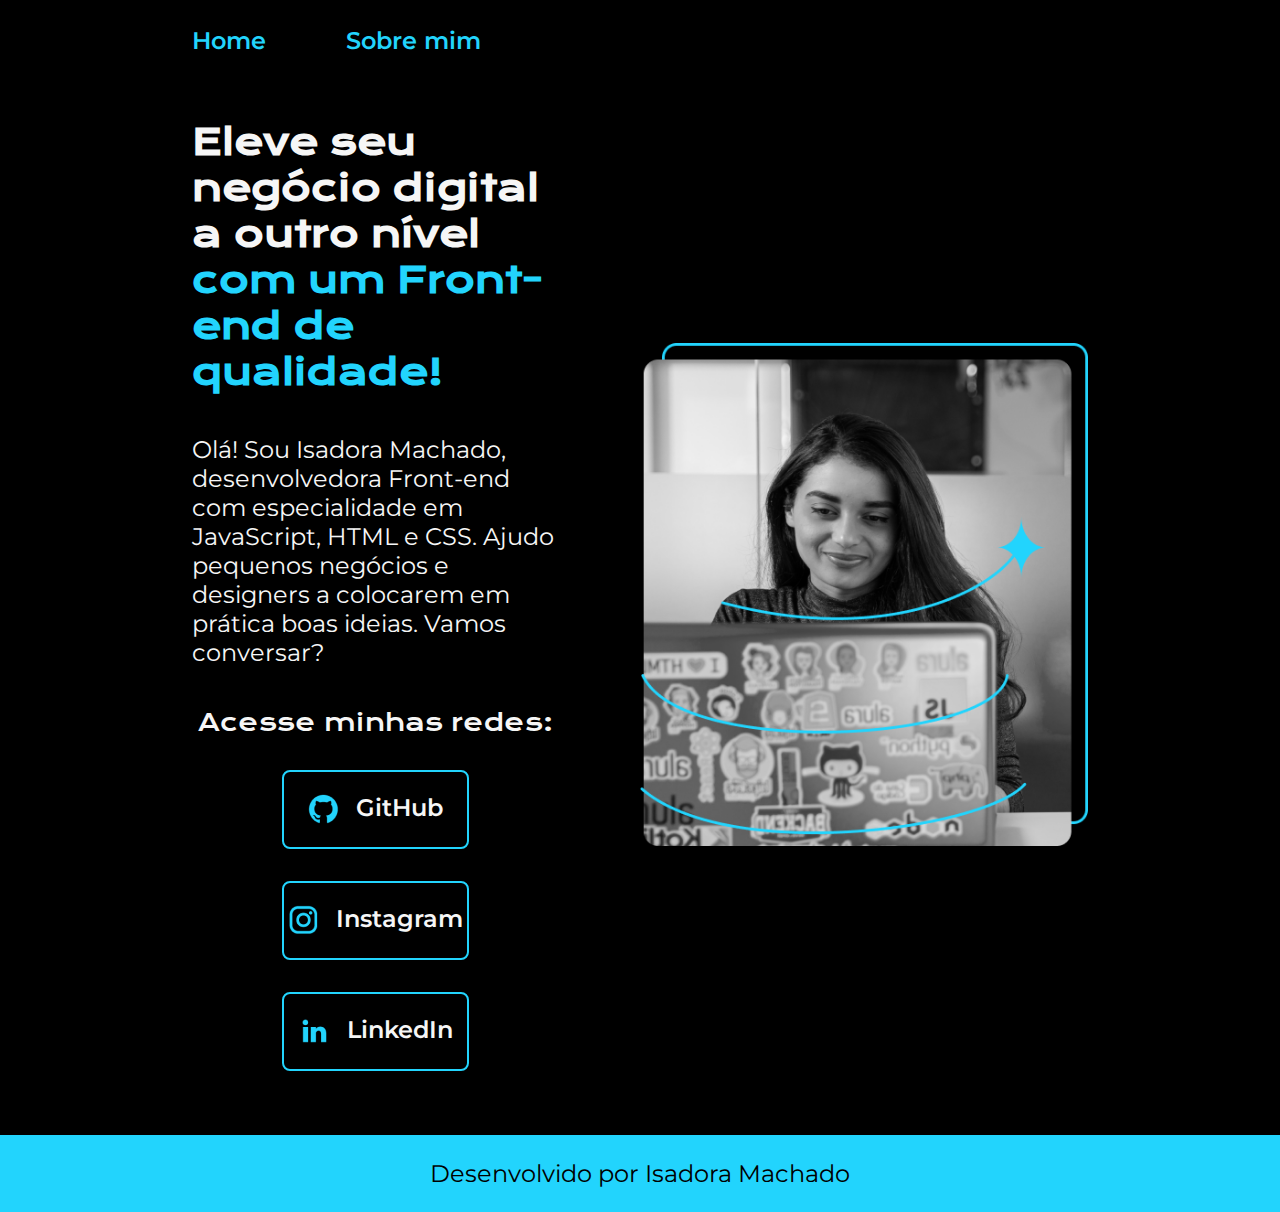
<file: index.html>
<!DOCTYPE html>
<html lang="pt-br">
<head>
    <meta charset="UTF-8">
    <meta http-equiv="X-UA-Compatible" content="IE=edge">
    <meta name="viewport" content="width=device-width, initial-scale=1.0">
    <title>Portifólio Isadora Machado</title>
    <link rel="stylesheet" href="./styles/style.css">
</head>
<body>
   <header class="cabecalho">
        <nav class="cabecalho__menu">
            <a class="cabecalho__menu__link" href="index.html">Home</a>
            <a class="cabecalho__menu__link" href="about.html">Sobre mim</a>
        </nav>
   </header>
   <main class="apresentacao">
        <section class="apresentacao__conteudo">
            <h1 class="apresentacao__conteudo__titulo">Eleve seu negócio digital a outro nível <strong class="titulo-destaque"> com um Front-end de qualidade!</strong></h1>
            <p class="apresentacao__conteudo__texto">Olá! Sou Isadora Machado, desenvolvedora Front-end com especialidade em JavaScript, HTML e CSS. Ajudo pequenos negócios e designers a colocarem em prática boas ideias. Vamos conversar?</p>
            <div class="apresentacao__links">
                <h2 class="apresentacao__links__subtitulo">Acesse minhas redes:</h2>
                <a class="apresentacao__links__navegacao" href="https://github.com/Isa-MachadoS">
                    <img src="./assets/github.png" alt="">
                    GitHub
                </a>
                <a class="apresentacao__links__navegacao" href="https://instagram.com/isa.machados/">
                    <img src="./assets/instagram.png" alt="">
                    Instagram
                </a>
                <a class="apresentacao__links__navegacao" href="https://www.linkedin.com/in/isadora-machados/">
                    <img src="./assets/linkedin.png" alt="">
                    LinkedIn
                </a>
            </div>
        </section>
        <img class="apresentacao__imagem" src="./assets/Imagem.png" alt="Foto da Joana Santos programando">
   </main>
   <footer class="rodape">
        <p>Desenvolvido por Isadora Machado</p>
   </footer>
</body>
</html>
</file>
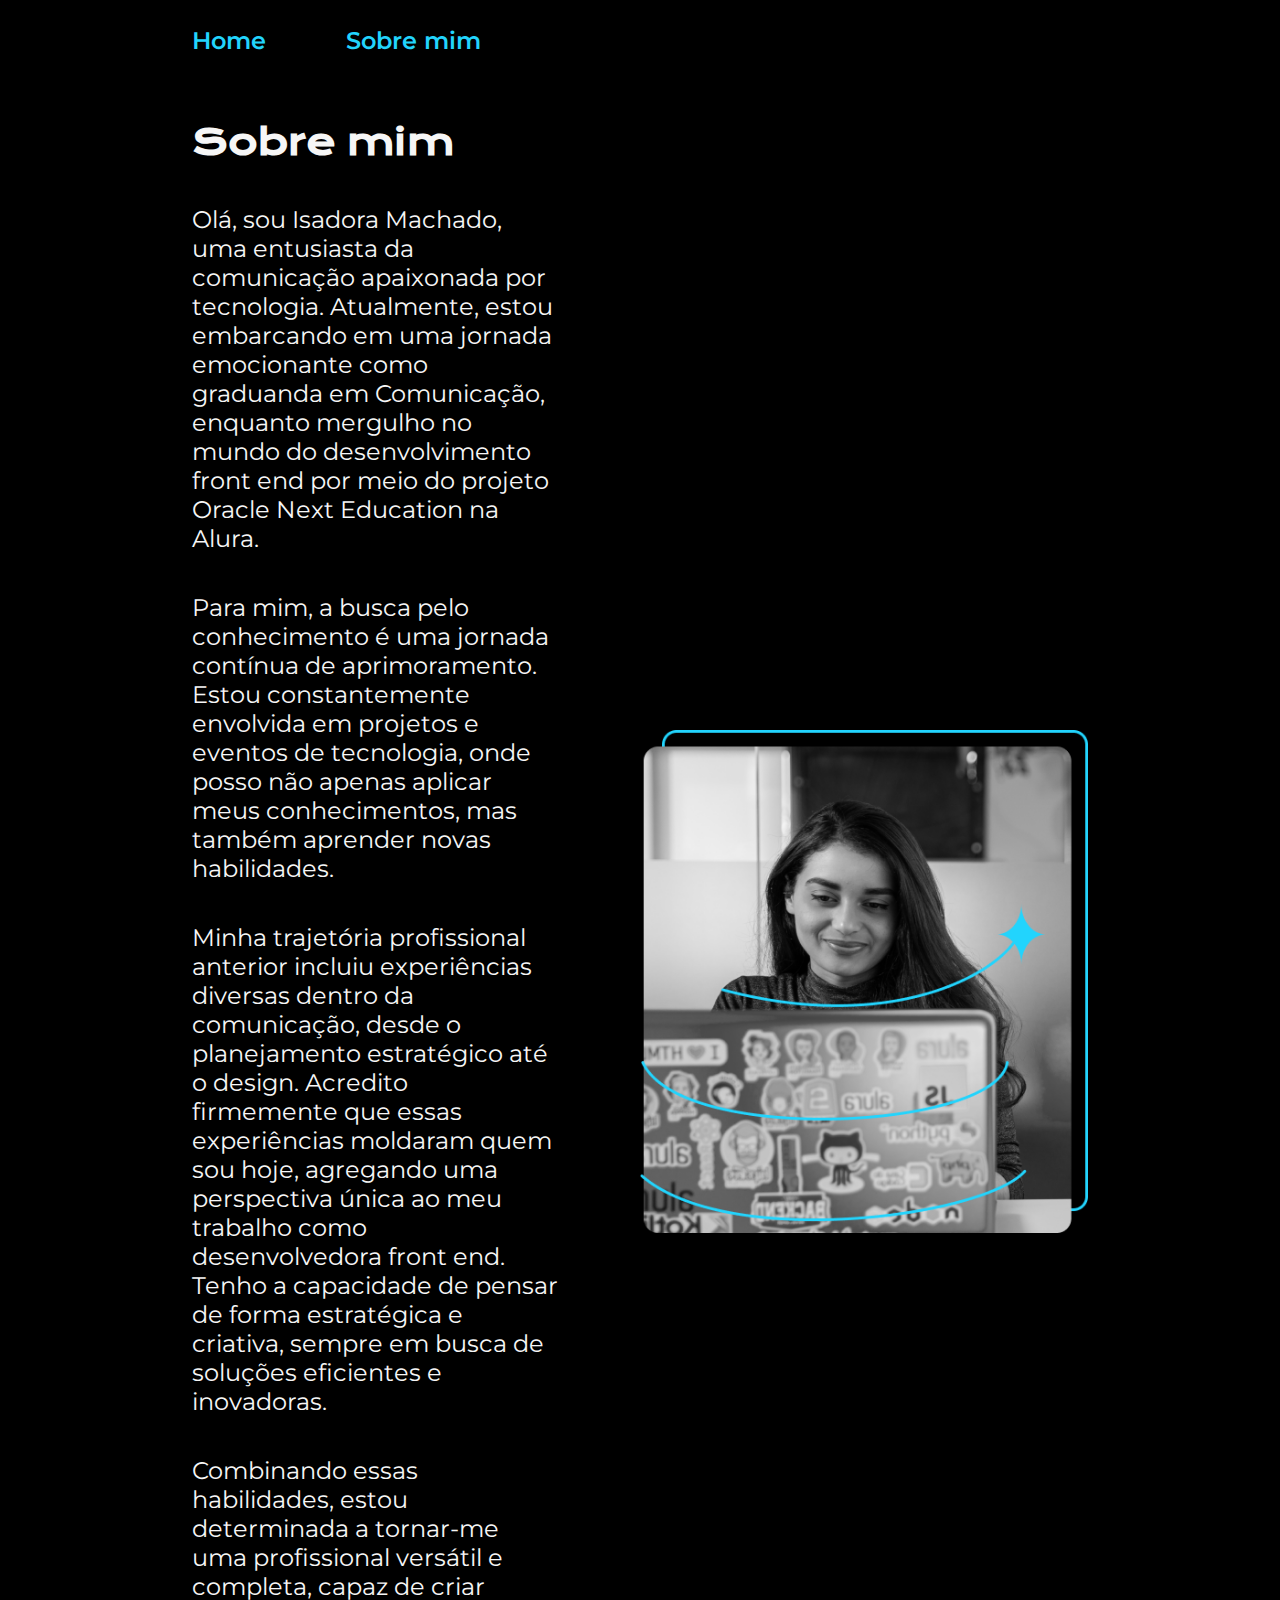
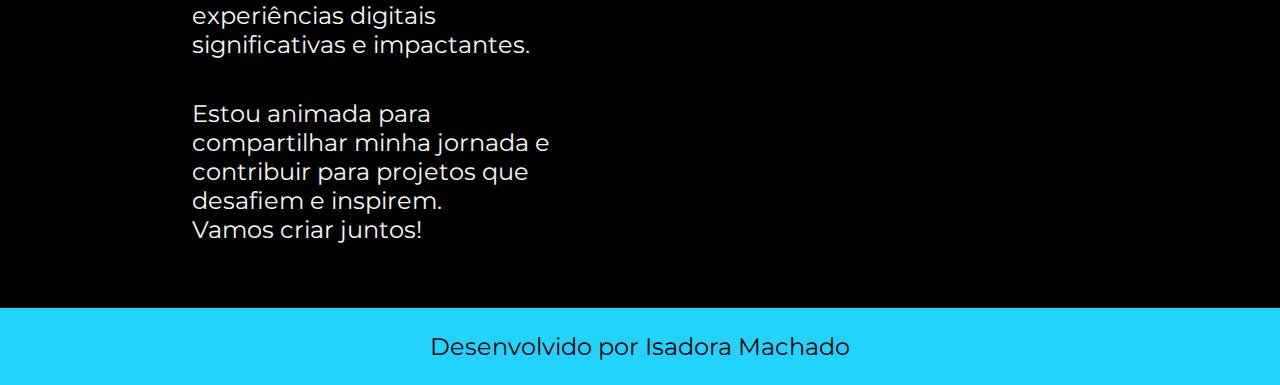
<file: about.html>
<!DOCTYPE html>
<html lang="pt-br">
<head>
    <meta charset="UTF-8">
    <meta name="viewport" content="width=device-width, initial-scale=1.0">
    <title>Sobre mim</title>
    <link rel="stylesheet" href="./styles/style.css">
</head>
<body>
    <header class="cabecalho">
        <nav class="cabecalho__menu">
            <a class="cabecalho__menu__link" href="index.html">Home</a>
            <a class="cabecalho__menu__link" href="about.html">Sobre mim</a>
        </nav>
    </header>

    <main class="apresentacao">
        <section class="apresentacao__conteudo">
            <h1 class="apresentacao__conteudo__titulo">Sobre mim</h1>
            <p class="apresentacao__conteudo__texto">Olá, sou Isadora Machado, uma entusiasta da comunicação apaixonada por tecnologia. Atualmente, estou embarcando em uma jornada emocionante como graduanda em Comunicação, enquanto mergulho no mundo do desenvolvimento front end por meio do projeto Oracle Next Education na Alura.
</p>
            <p class="apresentacao__conteudo__texto">Para mim, a busca pelo conhecimento é uma jornada contínua de aprimoramento. Estou constantemente envolvida em projetos e eventos de tecnologia, onde posso não apenas aplicar meus conhecimentos, mas também aprender novas habilidades.
</p>
            <p class="apresentacao__conteudo__texto">Minha trajetória profissional anterior incluiu experiências diversas dentro da comunicação, desde o planejamento estratégico até o design. Acredito firmemente que essas experiências moldaram quem sou hoje, agregando uma perspectiva única ao meu trabalho como desenvolvedora front end. Tenho a capacidade de pensar de forma estratégica e criativa, sempre em busca de soluções eficientes e inovadoras.
</p>
            <p class="apresentacao__conteudo__texto">Combinando essas habilidades, estou determinada a tornar-me uma profissional versátil e completa, capaz de criar experiências digitais significativas e impactantes.
</p>    
            <p class="apresentacao__conteudo__texto">Estou animada para compartilhar minha jornada e contribuir para projetos que desafiem e inspirem. Vamos criar juntos!</p> 
        </section>
        <img class="apresentacao__imagem" src="./assets/Imagem.png" alt="Foto da Joana Santos programando">
    </main>

    <footer class="rodape">
        <p>Desenvolvido por Isadora Machado</p>
    </footer>
</body>
</html>
</file>
<file: styles/style.css>
@import url('https://fonts.googleapis.com/css2?family=Krona+One&display=swap');

@import url('https://fonts.googleapis.com/css2?family=Montserrat&display=swap');

@import url('https://fonts.googleapis.com/css2?family=Montserrat:wght@600&display=swap');

:root {
    --cor-primaria: #000000;
    --cor-secundaria: #f6f6f6;
    --cor-terciaria: #22d4fd;
    --cor-hover: #272727; 

    --fonte-primaria: 'Krona One', sans-serif;
    --fonte--secundaria: 'Montserrat', sans-serif;
}

* {
    margin: 0;
    padding: 0;
}

body {
    box-sizing: border-box;
    background-color: var(--cor-primaria);
    color: var(--cor-secundaria);
}

.cabecalho {
    padding: 2% 0% 0% 15%;
}

.cabecalho__menu {
    display: flex;
    gap: 80px;
}

.cabecalho__menu__link {
    font-family: var(--fonte--secundaria);
    font-size: 1.5rem;
    font-weight: 600;
    color: var(--cor-terciaria);
    text-decoration: none;
}

.apresentacao {
    padding: 5% 15%;
    display: flex;
    align-items: center;
    justify-content: space-between;
    gap: 82px;
}

.apresentacao__conteudo {
    width: 50%;
    display: flex;
    flex-direction: column;
    gap: 40px;
}

.apresentacao__conteudo__titulo {
    font-size: 2.25rem;
    font-family: var(--fonte-primaria);
}

.titulo-destaque {
    color: var(--cor-terciaria);
}

.apresentacao__conteudo__texto {
    font-size: 1.5rem;
    font-family: var(--fonte--secundaria);
}

.apresentacao__links {
    display: flex;
    flex-direction: column;
    justify-content: space-between;
    align-items: center;
    gap: 32px;
}

.apresentacao__links__subtitulo {
    font-family: var(--fonte-primaria);
    font-weight: 400;
    font-size: 1.5rem;
}

.apresentacao__links__navegacao {
    display: flex;
    justify-content: center;
    gap: 16px;
    border: 2px solid var(--cor-terciaria);
    width: 50%;
    text-align: center;
    border-radius: 8px;
    font-size: 1.5rem;
    font-weight: 600;
    padding: 21.5px 0px;
    text-decoration: none;
    color: var(--cor-secundaria);
    font-family: var(--fonte--secundaria);
}

.apresentacao__links__navegacao:hover {
    background-color: var(--cor-hover);
}

.apresentacao__imagem {
   width: 50%; 
}

.rodape {
    padding: 24px;
    color: var(--cor-primaria);
    background-color: var(--cor-terciaria);
    text-align: center;
    font-family: var(--fonte--secundaria);
    font-size: 1.5rem;
    font-weight: 400;
}

@media (max-width: 1200px) {
    .cabecalho {
        padding: 10%;
    }

    .cabecalho__menu{
        justify-content: center;
    }

    .apresentacao {
        flex-direction: column-reverse;
        padding: 5%;
    }

    .apresentacao__conteudo{
        width: auto;
    }
}
</file>
